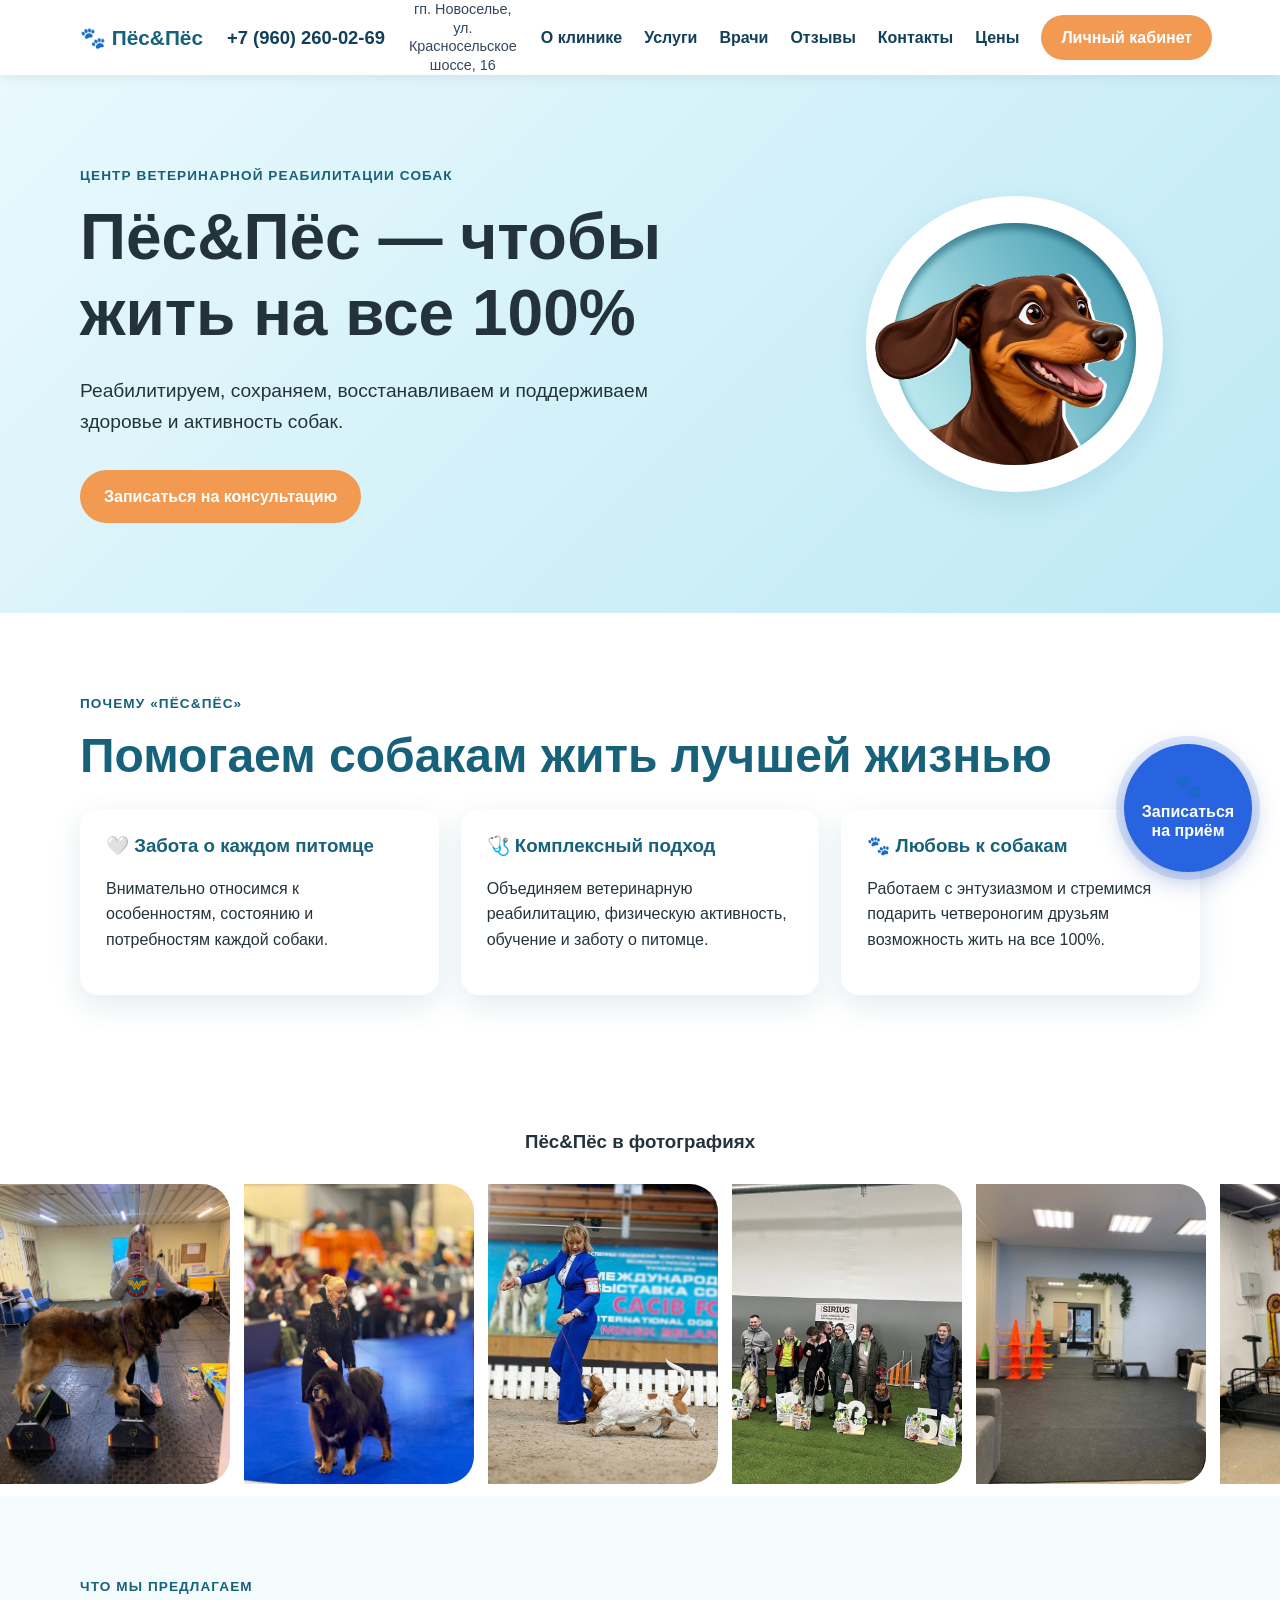
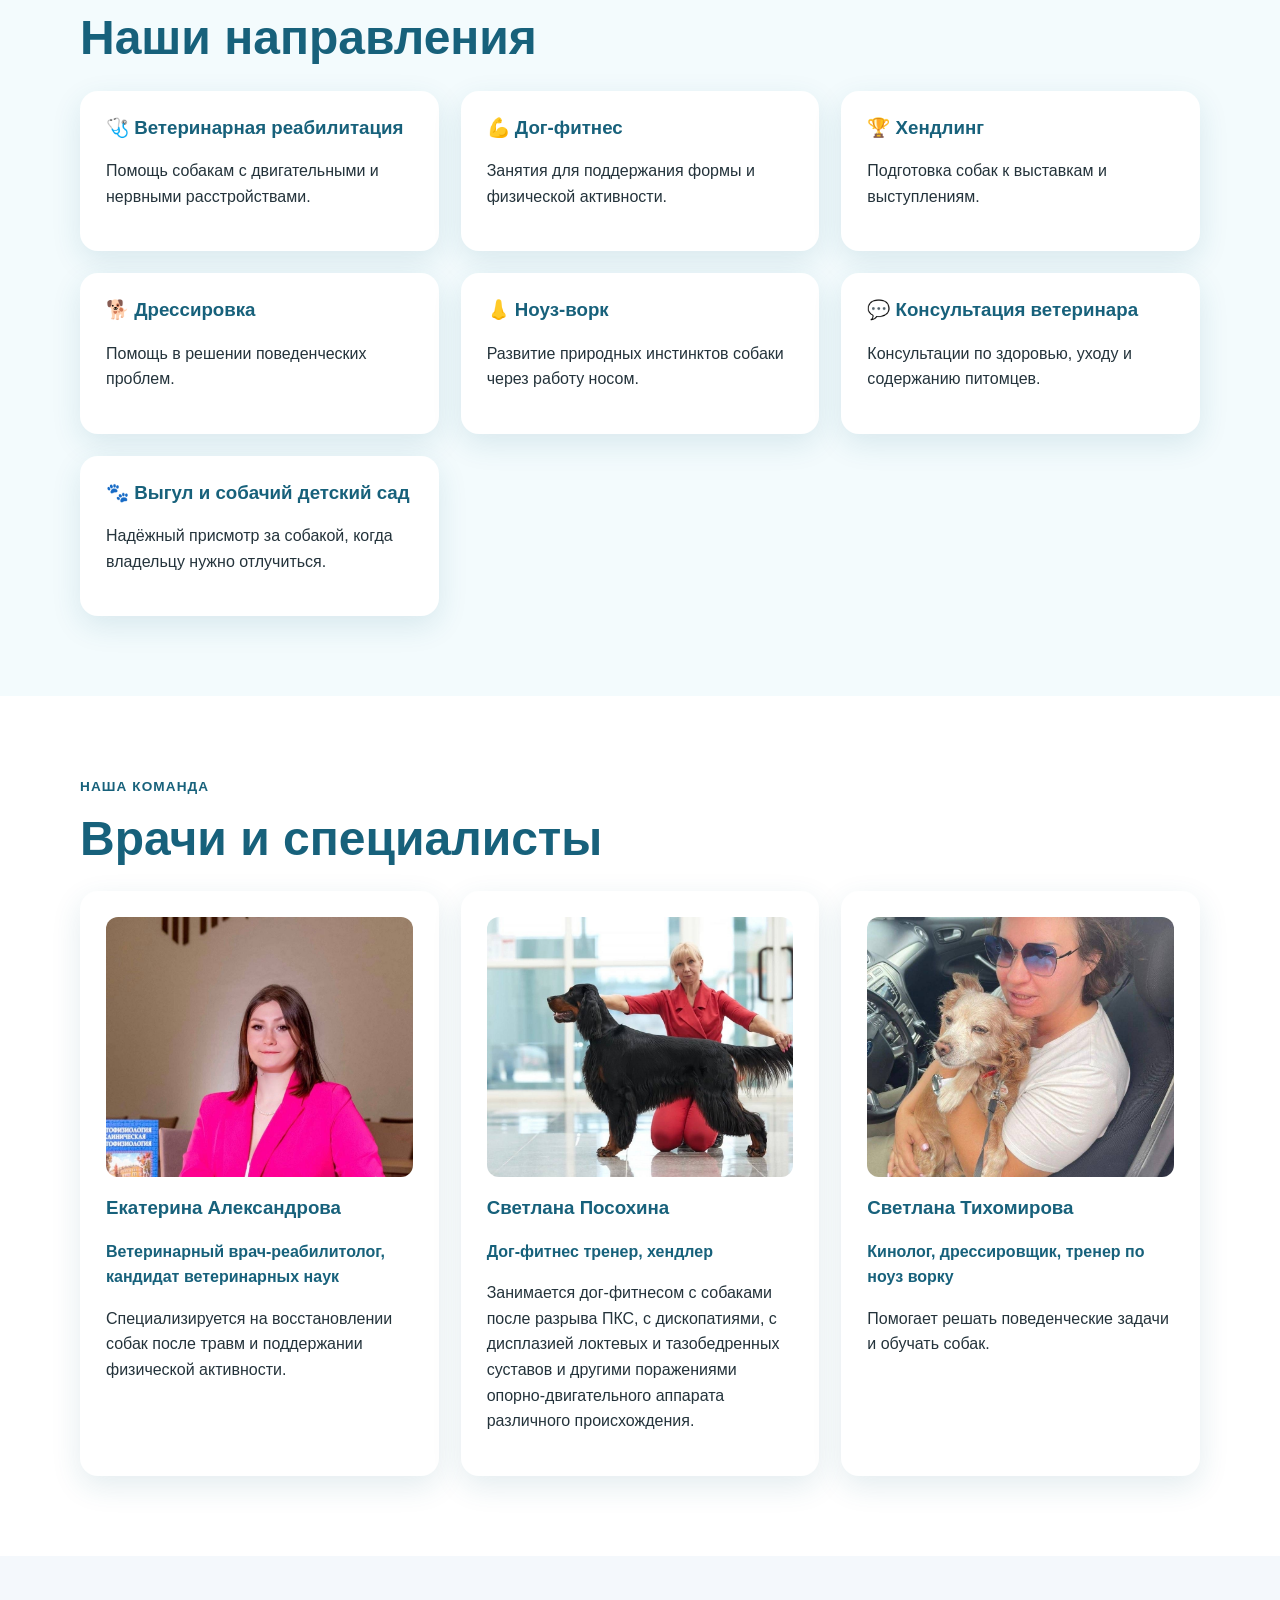
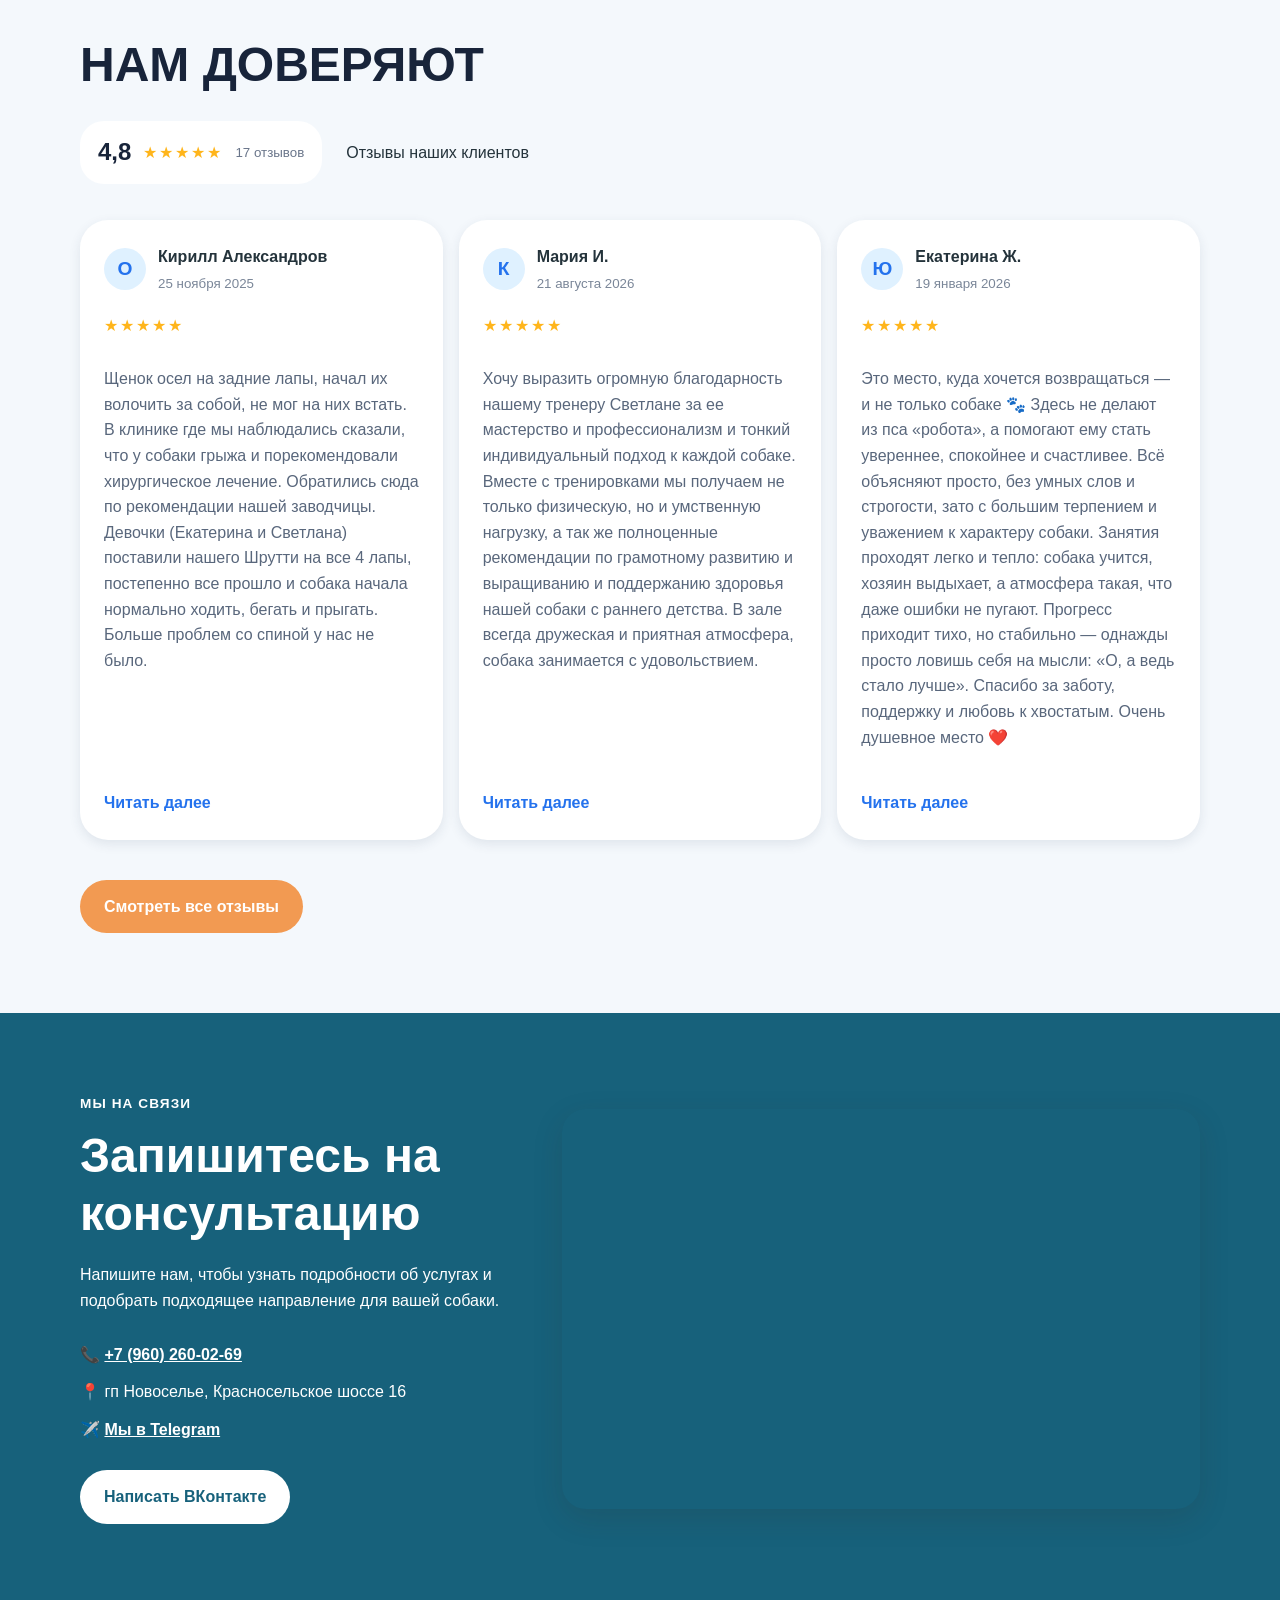
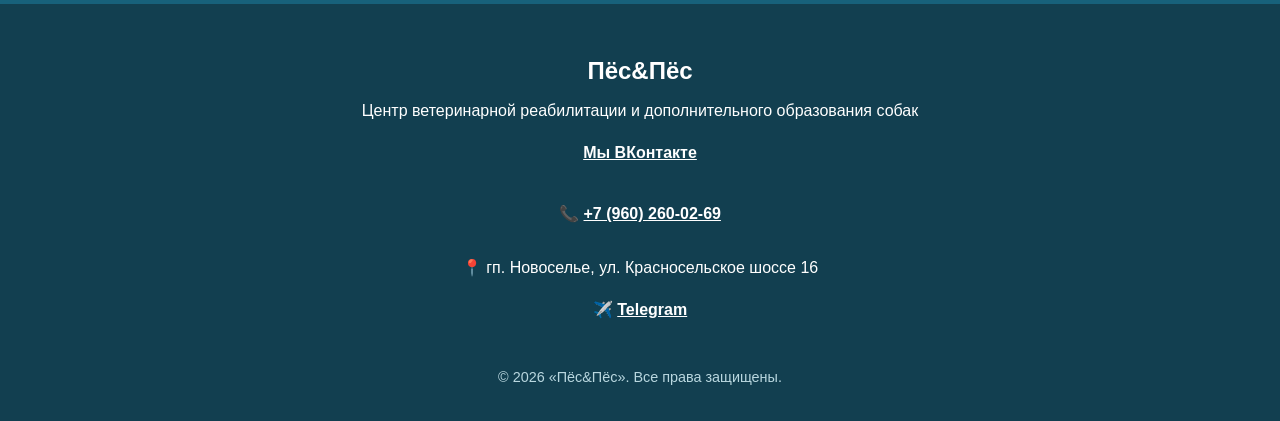
<file: index.html>
<!DOCTYPE html>
<html lang="ru">
<head>
  <meta charset="UTF-8">
  <meta name="viewport" content="width=device-width, initial-scale=1.0">
  <meta name="theme-color" content="#76c9e8">
  <meta name="format-detection" content="telephone=no">
  <title>Ветеринарная клиника «Пёс&Пёс»</title>
  <link rel="stylesheet" href="style.css">
</head>
<body>

<header class="site-header">
  <div class="container header-inner" id="headerInner">

    <a class="logo" href="index.html">
      🐾 Пёс&Пёс
    </a>

    <a class="header-phone" href="tel:+79602600269">
      +7 (960) 260-02-69
    </a>

    <button
      class="burger-toggle"
      type="button"
      aria-label="Открыть меню"
      aria-expanded="false"
      aria-controls="headerInner"
      id="burgerToggle"
    >
      <span></span>
      <span></span>
      <span></span>
    </button>

    <a
      class="header-address"
      href="https://yandex.ru/maps/?text=гп.%20Новоселье,%20ул.%20Красносельское%20шоссе,%2016"
      target="_blank"
      rel="noopener"
    >
      гп. Новоселье, ул. Красносельское шоссе, 16
    </a>

    <nav class="main-nav">
  <a href="#about">О клинике</a>
  <a href="#services">Услуги</a>
  <a href="#doctors">Врачи</a>
  <a href="#reviews">Отзывы</a>
  <a href="#contacts">Контакты</a>
  <a href="prices.html">Цены</a>
  <a class="account-button" href="https://rangostars.github.io/adminka/">Личный кабинет</a>
</nav>

  </div>
</header>

    <main>
        <section id="home" class="hero">
      <div class="container hero-content">
        <div class="hero-text">
          <p class="eyebrow">Центр ветеринарной реабилитации собак</p>

          <h1>Пёс&Пёс — чтобы жить на все 100%</h1>

          <p class="hero-description">
            Реабилитируем, сохраняем, восстанавливаем и поддерживаем
            здоровье и активность собак.
          </p>

          <a class="button" href="#contacts">
            Записаться на консультацию
          </a>
        </div>

        <div class="hero-logo">
          <img
            src="logo-pes-pes.jpg"
            alt="Логотип центра Пёс&Пёс"
          >
        </div>
      </div>
    </section>

<section id="about" class="section">
  <div class="container">
    <p class="eyebrow">Почему «Пёс&Пёс»</p>

    <h2>Помогаем собакам жить лучшей жизнью</h2>

    <div class="cards">
            <article class="card">
        <h3>🤍 Забота о каждом питомце</h3>
        <p>
          Внимательно относимся к особенностям, состоянию и потребностям каждой собаки.
        </p>
      </article>

      <article class="card">

        <h3>🩺 Комплексный подход</h3>
        <p>
          Объединяем ветеринарную реабилитацию, физическую активность,
          обучение и заботу о питомце.
        </p>
      </article>

      <article class="card">
        <h3>🐾 Любовь к собакам</h3>
        <p>
          Работаем с энтузиазмом и стремимся подарить четвероногим друзьям
          возможность жить на все 100%.
        </p>
      </article>
    </div>
  </div>
</section>

<div class="gallery">

  <h3>Пёс&Пёс в фотографиях</h3>

  <div class="photo-marquee">
    <div class="photo-marquee-track">
      <div class="photo-marquee-group">
        <img src="images/dog-1.jpg" alt="Собака в клинике">
        <img src="images/dog-2.jpg" alt="Оборудование клиники">
        <img src="images/dog-3.jpg" alt="Занятие с собакой">
        <img src="images/dog-4.jpg" alt="Кабинет клиники">
        <img src="images/dog-5.jpg" alt="Специалист работает с собакой">
        <img src="images/dog-6.jpg" alt="Интерьер клиники">
        <img src="images/dog-7.jpg" alt="Занятие на тренажёре">
        <img src="images/dog-8.jpg" alt="Приём у врача">
        <img src="images/dog-9.jpg" alt="Реабилитация после операции">
        <img src="images/dog-10.jpg" alt="Прогулка на площадке">
        <img src="images/dog-11.jpg" alt="Реабилитация после операции">
        <img src="images/dog-12.jpg" alt="Прогулка на площадке">
      </div>

      <!-- Повтор нужен для плавного бесконечного движения -->
      <div class="photo-marquee-group" aria-hidden="true">
        <img src="images/dog-1.jpg" alt="">
        <img src="images/dog-2.jpg" alt="">
        <img src="images/dog-3.jpg" alt="">
        <img src="images/dog-4.jpg" alt="">
        <img src="images/dog-5.jpg" alt="">
        <img src="images/dog-6.jpg" alt="">
        <img src="images/dog-7.jpg" alt="">
        <img src="images/dog-8.jpg" alt="">
        <img src="images/dog-9.jpg" alt="">
        <img src="images/dog-10.jpg" alt="">
        <img src="images/dog-11.jpg" alt="">
        <img src="images/dog-12.jpg" alt="">
      </div>
      </div>
    </div>
  </div>
  <section id="services" class="section section-light">
    <div class="container">
      <p class="eyebrow">Что мы предлагаем</p>

      <h2>Наши направления</h2>

      <div class="cards">
        <article class="card">
          <h3>🩺 Ветеринарная реабилитация</h3>
          <p>
            Помощь собакам с двигательными и нервными расстройствами.
          </p>
        </article>

        <article class="card">
          <h3>💪 Дог-фитнес</h3>
          <p>
            Занятия для поддержания формы и физической активности.
          </p>
        </article>

        <article class="card">
          <h3>🏆 Хендлинг</h3>
          <p>
            Подготовка собак к выставкам и выступлениям.
          </p>
        </article>

        <article class="card">
          <h3>🐕 Дрессировка</h3>
          <p>
            Помощь в решении поведенческих проблем.
          </p>
        </article>

        <article class="card">
          <h3>👃 Ноуз-ворк</h3>
          <p>
            Развитие природных инстинктов собаки через работу носом.
          </p>
        </article>

        <article class="card">
          <h3>💬 Консультация ветеринара</h3>
          <p>
            Консультации по здоровью, уходу и содержанию питомцев.
          </p>
        </article>

        <article class="card">
          <h3>🐾 Выгул и собачий детский сад</h3>
          <p>
            Надёжный присмотр за собакой, когда владельцу нужно отлучиться.
          </p>
        </article>
      </div>
    </div>
  </section>

<section id="doctors" class="section">
  <div class="container">
    <p class="eyebrow">Наша команда</p>

    <h2>Врачи и специалисты</h2>

    <div class="cards doctors-cards">
      <article class="card doctor-card">
        <img
          src="images/doctor-anna.jpg"
          alt="Ветеринар Екатерина Александрова"
          class="doctor-photo"
        >

        <h3>Екатерина Александрова</h3>

        <p class="doctor-position">
          Ветеринарный врач-реабилитолог, кандидат ветеринарных наук
        </p>

        <p>
          Специализируется на восстановлении собак после травм
          и поддержании физической активности.
        </p>
      </article>

      <article class="card doctor-card">
        <img
          src="images/doctor-maria.jpg"
          alt="Ветеринар Светлана Посохина"
          class="doctor-photo"
        >

        <h3>Светлана Посохина</h3>

        <p class="doctor-position">
          Дог-фитнес тренер, хендлер
        </p>

        <p>
          Занимается дог-фитнесом с собаками после разрыва ПКС, с дископатиями, с дисплазией локтевых и тазобедренных суставов и другими поражениями опорно-двигательного аппарата различного происхождения.
        </p>
      </article>

      <article class="card doctor-card">
        <img
          src="images/doctor-olga.jpg"
          alt="Кинолог Светлана Тихомирова"
          class="doctor-photo"
        >

        <h3>Светлана Тихомирова</h3>

        <p class="doctor-position">
          Кинолог, дрессировщик, тренер по ноуз ворку
        </p>

        <p>
          Помогает решать поведенческие задачи и обучать собак.
        </p>
      </article>
    </div>
  </div>
</section>

    <section id="reviews" class="reviews-section">
  <div class="container">
    <h2>Нам доверяют</h2>

    <div class="reviews-summary">
      <div class="rating">
        <strong>4,8</strong>
        <span>★★★★★</span>
        <small>17 отзывов</small>
      </div>

      <p>Отзывы наших клиентов</p>
    </div>

    <div class="reviews-list">
      <article class="review-card">
        <div class="review-author">
          <div class="review-avatar">О</div>

          <div>
            <strong>Кирилл Александров</strong>
            <small>25 ноября 2025</small>
          </div>
        </div>

        <div class="review-stars">★★★★★</div>

        <p>
          Щенок осел на задние лапы, начал их волочить за собой, не мог на них встать. В клинике где мы наблюдались сказали, что у собаки грыжа и порекомендовали хирургическое лечение. Обратились сюда по рекомендации нашей заводчицы. Девочки (Екатерина и Светлана) поставили нашего Шрутти на все 4 лапы, постепенно все прошло и собака начала нормально ходить, бегать и прыгать. Больше проблем со спиной у нас не было.
        </p>

        <a href="#" class="review-link">Читать далее</a>
      </article>

      <article class="review-card">
        <div class="review-author">
          <div class="review-avatar">К</div>

          <div>
            <strong>Мария И.</strong>
            <small>21 августа 2026</small>
          </div>
        </div>

        <div class="review-stars">★★★★★</div>

        <p>
          Хочу выразить огромную благодарность нашему тренеру Светлане за ее мастерство и профессионализм и тонкий индивидуальный подход к каждой собаке. Вместе с тренировками мы получаем не только физическую, но и умственную нагрузку, а так же полноценные рекомендации по грамотному развитию и выращиванию и поддержанию здоровья нашей собаки с раннего детства.
В зале всегда дружеская и приятная атмосфера, собака занимается с удовольствием.
        </p>

        <a href="#" class="review-link">Читать далее</a>
      </article>

      <article class="review-card">
        <div class="review-author">
          <div class="review-avatar">Ю</div>

          <div>
            <strong>Екатерина Ж.</strong>
            <small>19 января 2026</small>
          </div>
        </div>

        <div class="review-stars">★★★★★</div>

        <p>
         Это место, куда хочется возвращаться — и не только собаке 🐾
Здесь не делают из пса «робота», а помогают ему стать увереннее, спокойнее и счастливее. Всё объясняют просто, без умных слов и строгости, зато с большим терпением и уважением к характеру собаки.
Занятия проходят легко и тепло: собака учится, хозяин выдыхает, а атмосфера такая, что даже ошибки не пугают. Прогресс приходит тихо, но стабильно — однажды просто ловишь себя на мысли: «О, а ведь стало лучше».
Спасибо за заботу, поддержку и любовь к хвостатым. Очень душевное место ❤️
        </p>

        <a href="#" class="review-link">Читать далее</a>
      </article>
    </div>

    <a
      class="button reviews-button"
      href="https://yandex.ru/maps/org/pes_pes/213261996749/reviews/?ll=30.079252%2C59.807654&z=16"
      target="_blank"
      rel="noopener noreferrer"
    >
      Смотреть все отзывы
    </a>
  </div> 
</section>

  <section id="contacts" class="section section-accent">
  <div class="container">
    <div class="contacts-layout">

      <div class="contacts-content">
        <p class="eyebrow">Мы на связи</p>

        <h2>Запишитесь на консультацию</h2>

        <p>
          Напишите нам, чтобы узнать подробности об услугах
          и подобрать подходящее направление для вашей собаки.
        </p>

        <div class="contact-info">
          <p>
            📞
            <a href="tel:+79602600269">
              +7 (960) 260-02-69
            </a>
          </p>

          <p>
            📍 гп Новоселье, Красносельское шоссе 16
          </p>

          <p>
            ✈️
            <a
              href="https://web.telegram.org/k/#@pes_rehab"
              target="_blank"
              rel="noopener noreferrer"
            >
              Мы в Telegram
            </a>
          </p>
        </div>

        <a
          class="button button-light"
          href="https://vk.ru/rehab_dog"
          target="_blank"
          rel="noopener noreferrer"
        >
          Написать ВКонтакте
        </a>
      </div>

      <div class="contacts-map">
        <iframe
          src="https://yandex.ru/map-widget/v1/?z=12&ol=biz&oid=213261996749"
          width="100%"
          height="400"
          frameborder="0"
          allowfullscreen="true"
          title="Мы на карте"
        ></iframe>
      </div>

    </div>
  </div>
</section>

</main>

<footer class="site-footer">
  <div class="container">
    <p class="footer-title">Пёс&Пёс</p>

    <p>
      Центр ветеринарной реабилитации и дополнительного образования собак
    </p>

    <p>
      <a
        href="https://vk.ru/rehab_dog"
        target="_blank"
        rel="noopener noreferrer"
      >
        Мы ВКонтакте
      </a>
    </p>

    <p>
      📞
      <a href="tel:+79602600269">
        +7 (960) 260-02-69
      </a>
    </p>

    <p>📍 гп. Новоселье, ул. Красносельское шоссе 16</p>

    <p>
      ✈️
      <a
        href="https://web.telegram.org/k/#@pes_rehab"
        target="_blank"
        rel="noopener noreferrer"
      >
        Telegram
      </a>
    </p>

    <p class="footer-copy">
      © 2026 «Пёс&Пёс». Все права защищены.
    </p>
  </div>
</footer>

<a
  class="floating-appointment-button"
  href="index.html#contacts"
  aria-label="Записаться на приём"
>
  <span class="floating-button-icon">🐾</span>
  <span class="floating-button-text">Записаться<br>на приём</span>
</a>

<script src="script.js"></script>
</body>
</html>
</file>
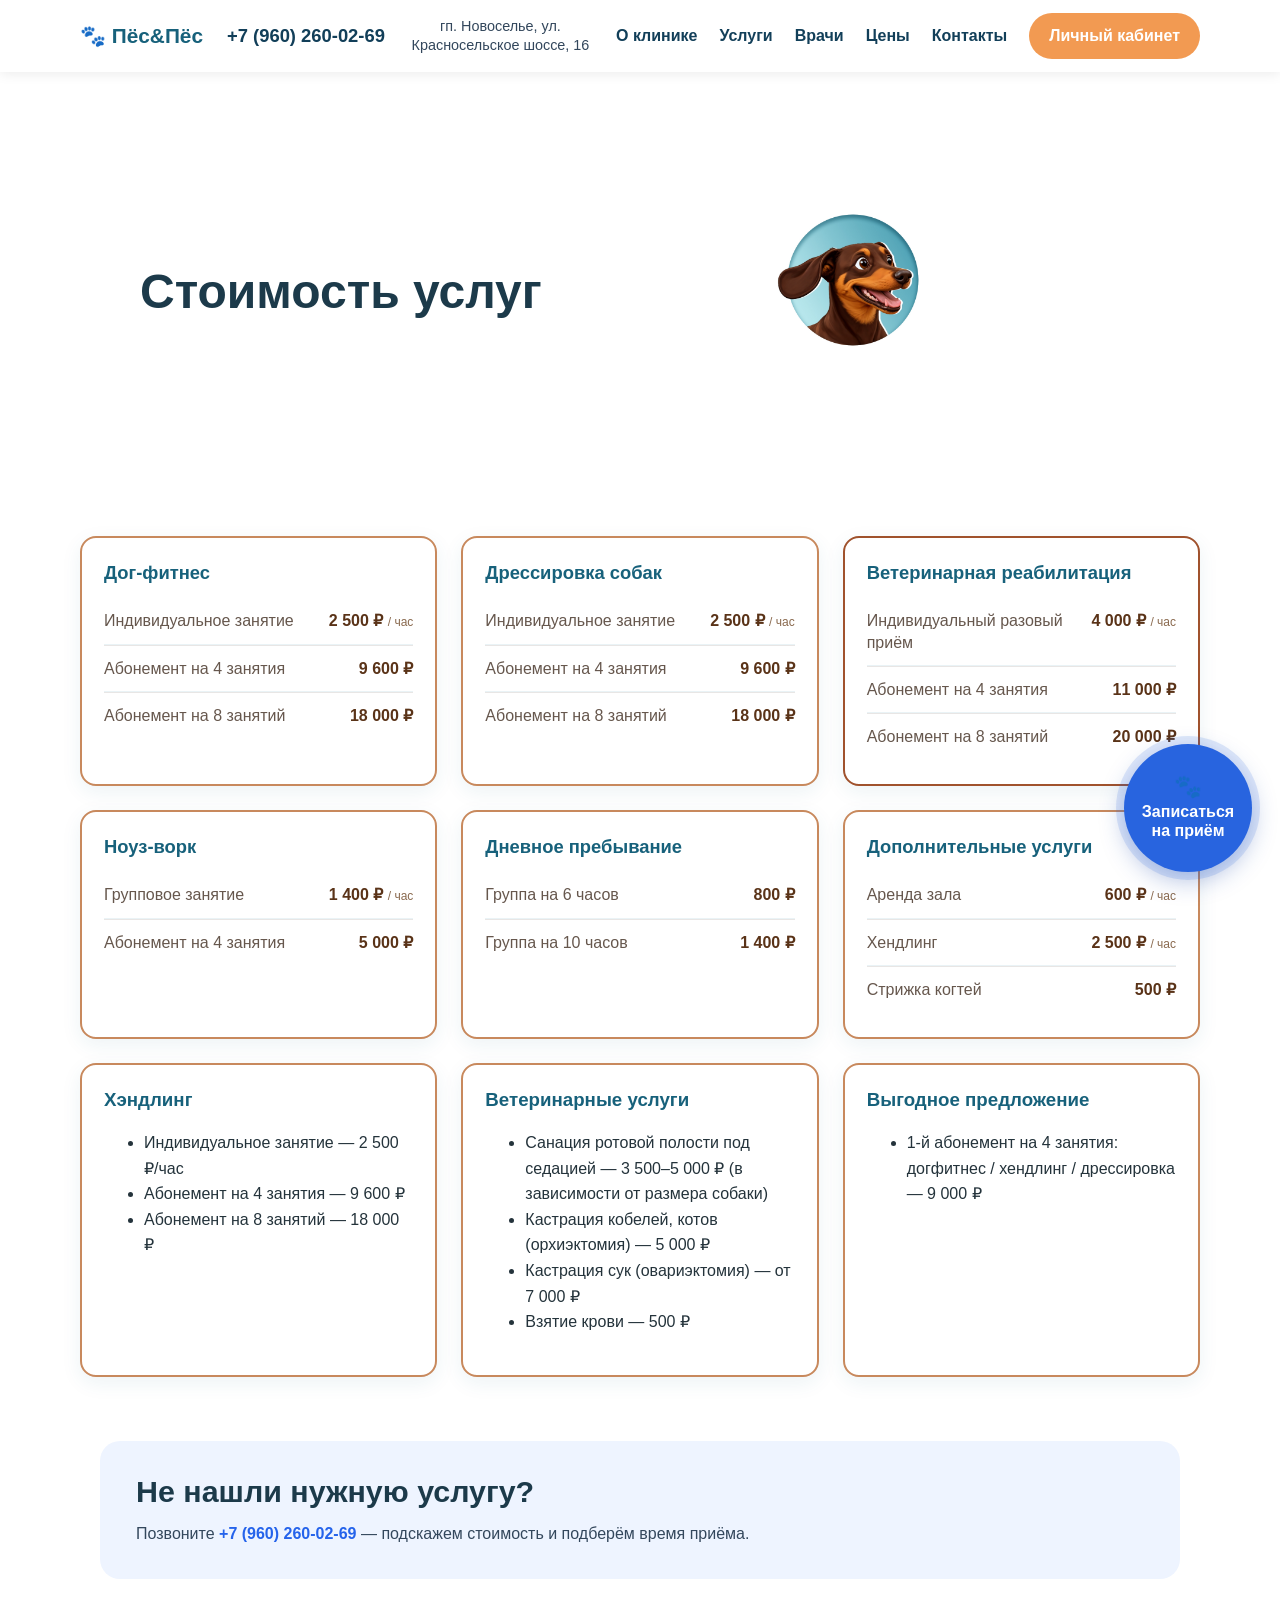
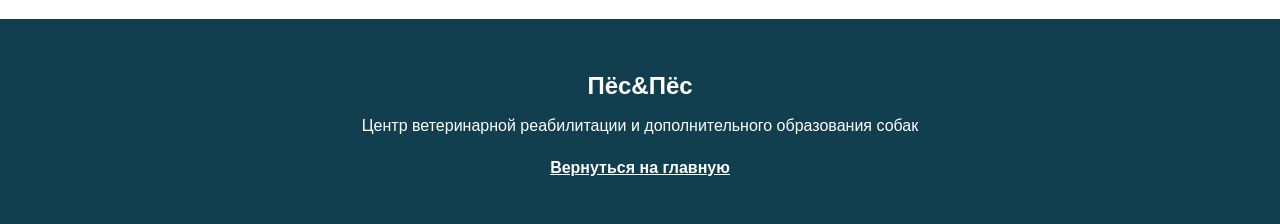
<file: prices.html>
<!DOCTYPE html>
<html lang="ru">
<head>
  <meta charset="UTF-8">
  <meta name="viewport" content="width=device-width, initial-scale=1.0">

  <title>Цены — Пёс&Пёс</title>

  <link rel="stylesheet" href="style.css">
</head>

<body>

  <header class="site-header">
  <div class="container header-inner">

    <a class="logo" href="index.html">
      🐾 Пёс&Пёс
    </a>

    <a class="header-phone" href="tel:+79602600269">
      +7 (960) 260-02-69
    </a>
<a
  class="header-address"
  href="https://yandex.ru/maps/?text=гп.%20Новоселье,%20ул.%20Красносельское%20шоссе,%2016"
  target="_blank"
  rel="noopener"
>
  гп. Новоселье, ул. Красносельское шоссе, 16
</a>
    <nav class="main-nav">
      <a href="index.html#about">О клинике</a>
      <a href="index.html#services">Услуги</a>
      <a href="index.html#doctors">Врачи</a>
      <a class="active" href="prices.html">Цены</a>
      <a href="index.html#contacts">Контакты</a>
      <a class="account-button" href="https://rangostars.github.io/adminka/">Личный кабинет</a>
    </nav>

  </div>
</header>

  <main>
<section class="section prices-section">
  <div class="prices-head">
    <h1 class="prices-title">Стоимость услуг</h1>
    <div class="prices-logo">
      <img src="logo-pes-pes.jpg" alt="Логотип Пёс&Пёс">
    </div>
  </div>
</section>


      <div class="prices-cards">

        <article class="card price-card">
          <h2>Дог-фитнес</h2>

          <div class="price-list">
            <div class="price-item">
              <span>Индивидуальное занятие</span>
              <strong>2 500 ₽ <small>/ час</small></strong>
            </div>

            <div class="price-item">
              <span>Абонемент на 4 занятия</span>
              <strong>9 600 ₽</strong>
            </div>

            <div class="price-item">
              <span>Абонемент на 8 занятий</span>
              <strong>18 000 ₽</strong>
            </div>
          </div>
        </article>

        <article class="card price-card">
          <h2>Дрессировка собак</h2>

          <div class="price-list">
            <div class="price-item">
              <span>Индивидуальное занятие</span>
              <strong>2 500 ₽ <small>/ час</small></strong>
            </div>

            <div class="price-item">
              <span>Абонемент на 4 занятия</span>
              <strong>9 600 ₽</strong>
            </div>

            <div class="price-item">
              <span>Абонемент на 8 занятий</span>
              <strong>18 000 ₽</strong>
            </div>
          </div>
        </article>

        <article class="card price-card price-card-featured">

          <h2>Ветеринарная реабилитация</h2>

          <div class="price-list">
            <div class="price-item">
              <span>Индивидуальный разовый приём</span>
              <strong>4 000 ₽ <small>/ час</small></strong>
            </div>

            <div class="price-item">
              <span>Абонемент на 4 занятия</span>
              <strong>11 000 ₽</strong>
            </div>

            <div class="price-item">
              <span>Абонемент на 8 занятий</span>
              <strong>20 000 ₽</strong>
            </div>
          </div>
        </article>

        <article class="card price-card">
          <h2>Ноуз-ворк</h2>

          <div class="price-list">
            <div class="price-item">
              <span>Групповое занятие</span>
              <strong>1 400 ₽ <small>/ час</small></strong>
            </div>

            <div class="price-item">
              <span>Абонемент на 4 занятия</span>
              <strong>5 000 ₽</strong>
            </div>
          </div>
        </article>

        <article class="card price-card">
          <h2>Дневное пребывание</h2>

          <div class="price-list">
            <div class="price-item">
              <span>Группа на 6 часов</span>
              <strong>800 ₽</strong>
            </div>

            <div class="price-item">
              <span>Группа на 10 часов</span>
              <strong>1 400 ₽</strong>
            </div>
          </div>
        </article>

        <article class="card price-card">
  <h2>Дополнительные услуги</h2>

  <div class="price-list">
    <div class="price-item">
      <span>Аренда зала</span>
      <strong>600 ₽ <small>/ час</small></strong>
    </div>

    <div class="price-item">
      <span>Хендлинг</span>
      <strong>2 500 ₽ <small>/ час</small></strong>
    </div>

    <div class="price-item">
      <span>Стрижка когтей</span>
      <strong>500 ₽</strong>
    </div>
  </div>
</article>

<section class="extra-prices">
  <div class="extra-prices-grid">

    <article class="card price-card">
      <h3>Хэндлинг</h3>
      <ul>
        <li>Индивидуальное занятие — 2 500 ₽/час</li>
        <li>Абонемент на 4 занятия — 9 600 ₽</li>
        <li>Абонемент на 8 занятий — 18 000 ₽</li>
      </ul>
    </article>

    <article class="card price-card">
      <h3>Ветеринарные услуги</h3>
      <ul>
        <li>Санация ротовой полости под седацией — 3 500–5 000 ₽ (в зависимости от размера собаки)</li>
        <li>Кастрация кобелей, котов (орхиэктомия) — 5 000 ₽</li>
        <li>Кастрация сук (овариэктомия) — от 7 000 ₽</li>
        <li>Взятие крови — 500 ₽</li>
      </ul>
    </article>

    <article class="card price-card">
      <h3>Выгодное предложение</h3>
      <ul>
        <li>1-й абонемент на 4 занятия: догфитнес / хендлинг / дрессировка — 9 000 ₽</li>
      </ul>
    </article>

  </div>
</section>
   
    <div class="price-help">
  <h2>Не нашли нужную услугу?</h2>
  <p>
    Позвоните <a href="tel:+79602600269">+7 (960) 260-02-69</a>
    — подскажем стоимость и подберём время приёма.
  </p>
</div>

  </section>
</main>

  <footer class="site-footer">
    <div class="container">
      <p class="footer-title">Пёс&Пёс</p>

      <p>
        Центр ветеринарной реабилитации и дополнительного образования собак
      </p>

      <a href="index.html">Вернуться на главную</a>
    </div>
  </footer>

  <script src="script.js"></script>
  <a
  class="floating-appointment-button"
  href="index.html#contacts"
  aria-label="Записаться на приём"
>
  <span class="floating-button-icon">🐾</span>
  <span>Записаться<br>на приём</span>
</a>

<script src="script.js"></script>
</body>
</html>
</file>
<file: style.css>
:root {
  --blue: #76c9e8;
  --blue-dark: #17617b;
  --orange: #f29a52;
  --dark: #24333b;
  --light: #f3fbfd;
  --white: #ffffff;
  --shadow: 0 10px 30px rgba(23, 97, 123, 0.12);
}

* {
  box-sizing: border-box;
}

html {
  scroll-behavior: smooth;
}

body {
  margin: 0;
  color: var(--dark);
  background: var(--white);
  font-family: Arial, sans-serif;
  line-height: 1.6;
}

img {
  max-width: 100%;
  height: auto;
  display: block;
}

.container {
  width: min(1120px, calc(100% - 40px));
  margin: 0 auto;
}

/* Шапка */

.site-header {
  position: sticky;
  top: 0;
  z-index: 10;
  background: var(--white);
  box-shadow: 0 2px 12px rgba(0, 0, 0, 0.08);
}

.site-header .container {
  min-height: 72px;
  display: flex;
  align-items: center;
  justify-content: space-between;
  gap: 24px;
}

.logo {
  color: var(--blue-dark);
  font-size: 1.3rem;
  font-weight: 700;
  text-decoration: none;
  white-space: nowrap;
}

.main-nav {
  display: flex;
  flex-wrap: wrap;
  gap: 18px;
}

.main-nav a {
  color: var(--dark);
  text-decoration: none;
  font-weight: 600;
}

.main-nav a:hover {
  color: var(--orange);
}

/* Главный экран */

.hero {
  padding: 90px 0;
  background: linear-gradient(135deg, #e9f9fd, #bde9f5);
}

.hero-content {
  display: grid;
  grid-template-columns: 1.3fr 0.7fr;
  align-items: center;
  gap: 60px;
}

.eyebrow {
  margin: 0 0 12px;
  color: var(--blue-dark);
  font-size: 0.85rem;
  font-weight: 700;
  letter-spacing: 0.08em;
  text-transform: uppercase;
}

h1,
h2,
h3 {
  line-height: 1.2;
}

h1 {
  max-width: 720px;
  margin: 0 0 24px;
  font-size: clamp(2.2rem, 5vw, 4.5rem);
}

h2 {
  margin: 0 0 24px;
  color: var(--blue-dark);
  font-size: clamp(1.8rem, 4vw, 3rem);
}

h3 {
  margin-top: 0;
}

.hero-description {
  max-width: 620px;
  margin-bottom: 32px;
  font-size: 1.2rem;
}

.hero-logo {
  display: flex;
  justify-content: center;
}

.hero-logo img {
  width: min(300px, 80%);
  border-radius: 50%;
  box-shadow: var(--shadow);
}

/* Кнопки */

.button {
  display: inline-block;
  padding: 14px 24px;
  border-radius: 999px;
  color: var(--white);
  background: var(--orange);
  font-weight: 700;
  text-decoration: none;
  transition: transform 0.2s, background 0.2s;
}

.button:hover {
  background: #dc7e36;
  transform: translateY(-2px);
}

.button-light {
  color: var(--blue-dark);
  background: var(--white);
}

.button-light:hover {
  background: #eafaff;
}

/* Разделы */

.section {
  padding: 80px 0;
}

.section-light {
  background: var(--light);
}

.section-accent {
  color: var(--white);
  background: var(--blue-dark);
}

.section-accent h2,
.section-accent .eyebrow {
  color: var(--white);
}

/* Карточки услуг */

.cards {
  display: grid;
  grid-template-columns: repeat(3, 1fr);
  gap: 22px;
}

.card {
  padding: 26px;
  border-radius: 18px;
  background: var(--white);
  box-shadow: var(--shadow);
}

.card h3 {
  color: var(--blue-dark);
}

/* Подвал */

.site-footer {
  padding: 40px 0 24px;
  color: var(--white);
  background: #123f50;
  text-align: center;
}

.site-footer p {
  margin: 8px 0;
}

.site-footer a {
  display: inline-block;
  margin: 8px 0 20px;
  color: var(--white);
  font-weight: 700;
}

.site-footer a:hover {
  color: var(--orange);
}

.footer-title {
  font-size: 1.5rem;
  font-weight: 700;
}

.footer-copy {
  margin-top: 24px !important;
  color: #b9d7df;
  font-size: 0.9rem;
}

/* Мобильная версия */

@media (max-width: 760px) {
  .site-header .container {
    align-items: flex-start;
    flex-direction: column;
    padding: 16px 0;
  }

  .main-nav {
    gap: 10px 14px;
  }

  .main-nav a {
    font-size: 0.9rem;
  }

  .hero {
    padding: 60px 0;
  }

  .hero-content {
    grid-template-columns: 1fr;
    gap: 36px;
  }

  .hero-logo {
    order: -1;
  }

  .hero-logo img {
    width: 190px;
  }

  .section {
    padding: 56px 0;
  }

  .cards {
    grid-template-columns: 1fr;
  }
}

.contact-content {
  display: flex;
  align-items: center;
  justify-content: space-between;
  gap: 32px;
}

.contact-content h2 {
  margin-bottom: 16px;
}

.contact-content p:not(.eyebrow) {
  max-width: 650px;
}

@media (max-width: 760px) {
  .contact-content {
    align-items: flex-start;
    flex-direction: column;
  }
}

.card {
  transition: transform 0.2s, box-shadow 0.2s;
}

.card:hover {
  transform: translateY(-5px);
  box-shadow: 0 16px 35px rgba(23, 97, 123, 0.2);
}

/* ПРАВКА: удалён дубль блока doctors-* (был продублирован подряд) */

.doctors-cards {
  align-items: stretch;
}

.doctor-card {
  overflow: hidden;
}

.doctor-photo {
  display: block;
  width: 100%;
  height: 260px;
  object-fit: cover;
  border-radius: 12px;
  margin-bottom: 20px;
}

.doctor-position {
  color: #17617b;
  font-weight: 700;
}

.contact-info {
  margin: 28px 0;
}

.contact-info p {
  margin: 12px 0;
}

.contact-info a {
  color: inherit;
  font-weight: 700;
}

.contact-info a:hover {
  opacity: 0.8;
}

.header-inner {
  display: flex;
  align-items: center;
  gap: 28px;
}

.main-nav {
  display: flex;
  align-items: center;
  gap: 20px;
  margin-left: auto;
}

.price-button {
  flex-shrink: 0;
  white-space: nowrap;
}

@media (max-width: 700px) {
  .header-inner {
    flex-wrap: wrap;
  }

  .main-nav {
    order: 3;
    width: 100%;
    margin-left: 0;
    justify-content: center;
    flex-wrap: wrap;
  }

  .price-button {
    margin-left: auto;
  }
}

.prices-cards {
  display: grid;
  grid-template-columns: repeat(3, 1fr);
  gap: 18px;
}

.price-card {
  padding: 20px;
  min-height: auto;
}

.price-card h2 {
  margin: 0 0 12px;
  font-size: 1.15rem;
}

.price-card p {
  margin: 0;
  font-size: 1.1rem;
  font-weight: 700;
  color: #8a5a3b;
}

@media (max-width: 800px) {
  .prices-cards {
    grid-template-columns: repeat(2, 1fr);
  }
}

@media (max-width: 520px) {
  .prices-cards {
    grid-template-columns: 1fr;
  }

  .price-card {
    padding: 16px;
  }
}

.gallery {
  margin-top: 56px;
  overflow: hidden;
}

.gallery h3,
.gallery .eyebrow {
  text-align: center;
}

.photo-marquee {
  width: 100vw;
  margin-left: calc(50% - 50vw);
  overflow: hidden;
  padding: 12px 0;
}

.photo-marquee-track {
  display: flex;
  width: max-content;
  animation: photo-scroll 45s linear infinite;
}

.photo-marquee-group {
  display: flex;
  gap: 14px;
  padding-right: 14px;
  flex-shrink: 0;
}

.photo-marquee img {
  display: block;
  width: 230px;
  height: 300px;
  object-fit: cover;
  border-radius: 0 28px 28px 0;
  flex-shrink: 0;
}

@keyframes photo-scroll {
  from {
    transform: translateX(0);
  }

  to {
    transform: translateX(-50%);
  }
}

@media (max-width: 600px) {
  .photo-marquee img {
    width: 150px;
    height: 210px;
    border-radius: 0 20px 20px 0;
  }

  .photo-marquee-group {
    gap: 10px;
    padding-right: 10px;
  }

  .photo-marquee-track {
    animation-duration: 35s;
  }
}

.reviews-section {
  padding: 80px 0;
  background: #f4f8fc;
  overflow: hidden;
}

.reviews-section h2 {
  margin-bottom: 28px;
  color: #18243a;
  text-transform: uppercase;
}

.reviews-summary {
  display: flex;
  align-items: center;
  gap: 24px;
  margin-bottom: 28px;
}

.rating {
  display: flex;
  align-items: center;
  gap: 12px;
  padding: 12px 18px;
  border-radius: 24px;
  background: #ffffff;
}

.rating strong {
  font-size: 1.5rem;
  color: #18243a;
}

.rating span,
.review-stars {
  color: #ffb51b;
  letter-spacing: 2px;
}

.rating small {
  color: #69758a;
}

.reviews-list {
  display: flex;
  align-items: stretch;
  gap: 16px;
  overflow-x: auto;
  padding: 8px 4px 20px;
  scrollbar-width: thin;
}

.review-card {
  display: flex;
  flex-direction: column;
  width: 100%;
  min-width: 0;
  min-height: 620px;
  box-sizing: border-box;
  padding: 24px;
  border-radius: 28px;
  background: #ffffff;
  box-shadow: 0 4px 12px rgba(36, 62, 92, 0.1);
}

.review-author {
  display: flex;
  align-items: center;
  gap: 12px;
}

.review-avatar {
  display: flex;
  align-items: center;
  justify-content: center;
  width: 42px;
  height: 42px;
  border-radius: 50%;
  background: #dff1ff;
  color: #2472ed;
  font-weight: 700;
  font-size: 1.2rem;
}

.review-author strong,
.review-author small {
  display: block;
}

.review-author small {
  margin-top: 4px;
  color: #7a8698;
}

.review-stars {
  margin: 18px 0 12px;
}

.review-card p {
  flex-grow: 1;
  line-height: 1.6;
  color: #59677c;
}

.review-link {
  margin-top: auto;
  color: #2472ed;
  font-weight: 700;
  text-decoration: none;
}

.reviews-button {
  margin-top: 20px;
}

.reviews-list {
  display: grid;
  grid-template-columns: repeat(3, minmax(0, 1fr));
  gap: 16px;
  width: 100%;
  overflow: visible;
  padding: 8px 0 20px;
}

.review-card {
  width: 100%;
  min-width: 0;
  box-sizing: border-box;
}

.contacts-layout {
  display: grid;
  grid-template-columns: minmax(280px, 0.8fr) minmax(400px, 1.2fr);
  gap: 56px;
  align-items: center;
}

.contacts-content {
  max-width: 460px;
}

.contacts-content h2 {
  margin-bottom: 20px;
}

.contacts-content > p:not(.eyebrow) {
  line-height: 1.6;
}

.contacts-map {
  width: 100%;
  overflow: hidden;
  border-radius: 24px;
  box-shadow: 0 10px 30px rgba(55, 42, 32, 0.15);
}

.contacts-map iframe {
  display: block;
  width: 100%;
  min-height: 400px;
  border: 0;
}

@media (max-width: 800px) {
  .contacts-layout {
    grid-template-columns: 1fr;
    gap: 32px;
  }

  .contacts-content {
    max-width: none;
  }

  .contacts-map iframe {
    min-height: 320px;
  }
}

.prices-section {
  background: #fffaf5;
}

.section-intro {
  max-width: 650px;
  margin: 0 0 40px;
  line-height: 1.6;
  color: #66574d;
}

.prices-cards {
  display: grid;
  grid-template-columns: repeat(2, minmax(0, 1fr));
  gap: 24px;
}

.price-card {
  padding: 30px;
}

.price-card h2 {
  margin: 0 0 24px;
}

.price-list {
  display: flex;
  flex-direction: column;
  gap: 0;
}

.price-item {
  display: flex;
  align-items: flex-start;
  justify-content: space-between;
  gap: 20px;
  padding: 17px 0;
  border-top: 1px solid rgba(70, 52, 40, 0.12);
}

.price-item:first-child {
  border-top: 0;
  padding-top: 0;
}

.price-item span {
  line-height: 1.4;
  color: #66574d;
}

.price-item strong {
  flex-shrink: 0;
  color: #9a603d;
  text-align: right;
  white-space: nowrap;
}

.price-item small {
  font-size: 0.75em;
  font-weight: 400;
}

.price-label,
.price-bonus-label {
  display: inline-block;
  margin-bottom: 14px;
  color: #a86640;
  font-size: 0.8rem;
  font-weight: 700;
  letter-spacing: 0.08em;
  text-transform: uppercase;
}

.price-bonus {
  display: flex;
  align-items: center;
  justify-content: space-between;
  gap: 30px;
  margin-top: 24px;
  padding: 28px 32px;
  border-radius: 20px;
  color: #fff;
  background: #a86640;
}

.price-bonus h2 {
  margin: 0 0 8px;
}

.price-bonus p {
  margin: 0;
  line-height: 1.5;
}

.price-bonus > strong {
  flex-shrink: 0;
  font-size: 1.7rem;
  white-space: nowrap;
}

.price-note {
  max-width: 650px;
  margin: 32px 0 24px;
  line-height: 1.6;
  color: #66574d;
}

@media (max-width: 700px) {
  .prices-cards {
    grid-template-columns: 1fr;
  }

  .price-item {
    flex-direction: column;
    gap: 7px;
  }

  .price-item strong {
    text-align: left;
  }

  .price-bonus {
    align-items: flex-start;
    flex-direction: column;
    padding: 24px;
  }
}

.prices-section {
  background: #ffffff;
}

.price-groups {
  max-width: 100%;
  margin-top: 36px;
  border: 1px solid #d9e2ea;
  border-radius: 22px;
  overflow: hidden;
  background: #ffffff;
}

.price-group-header {
  display: flex;
  align-items: center;
  justify-content: space-between;
  width: 100%;
  padding: 18px 24px;
  border: 0;
  color: #0d2b4d;
  background: #ffffff;
  font: inherit;
  text-align: left;
  cursor: pointer;
}

.price-group-header > span:first-child {
  display: flex;
  align-items: baseline;
  gap: 10px;
}

.price-group-header strong {
  font-size: 1.25rem;
}

.price-group-header small {
  color: #60758a;
  font-size: 0.9rem;
}

.price-arrow {
  color: #52687b;
  font-size: 1.4rem;
  line-height: 1;
}

.price-group-content {
  border-top: 1px solid #e1e8ee;
}

.price-row {
  display: flex;
  align-items: center;
  justify-content: space-between;
  gap: 30px;
  padding: 11px 24px;
  color: #092b50;
  font-size: 1rem;
  line-height: 1.45;
}

.price-row:nth-child(odd) {
  background: #f1f7fb;
}

.price-row span {
  max-width: 850px;
}

.price-row strong {
  flex-shrink: 0;
  color: #061d38;
  white-space: nowrap;
}

@media (max-width: 650px) {
  .price-group-header {
    padding: 16px;
  }

  .price-group-header > span:first-child {
    align-items: flex-start;
    flex-direction: column;
    gap: 3px;
  }

  .price-row {
    align-items: flex-start;
    flex-direction: column;
    gap: 5px;
    padding: 13px 16px;
  }

  .price-row strong {
    font-size: 0.95rem;
  }
}

.header-inner {
  display: flex;
  align-items: center;
  gap: 28px;
}

.header-address {
  margin-left: auto;
  color: #5f5148;
  font-size: 0.85rem;
  line-height: 1.35;
  text-align: right;
}

.header-phone {
  color: #122b4a;
  font-size: 1.55rem;
  font-weight: 800;
  text-decoration: none;
  white-space: nowrap;
}

.header-phone:hover {
  color: #a86640;
}

@media (max-width: 900px) {
  .header-inner {
    flex-wrap: wrap;
  }

  .header-address {
    order: 3;
    width: 100%;
    margin-left: 0;
    text-align: left;
  }

  .header-phone {
    margin-left: auto;
    font-size: 1.2rem;
  }
}

@media (max-width: 650px) {
  .header-inner {
    gap: 16px;
  }

  .header-phone {
    width: 100%;
    margin-left: 0;
    font-size: 1.25rem;
  }

  .header-address {
    font-size: 0.8rem;
  }
}

.price-card {
  border: 2px solid #c8895d;
  border-radius: 18px;
  background: #ffffff;
  box-sizing: border-box;
}

.floating-appointment-button {
  position: fixed;
  right: 28px;
  bottom: 28px;
  z-index: 1000;

  display: flex;
  align-items: center;
  justify-content: center;
  flex-direction: column;
  gap: 5px;

  width: 128px;
  height: 128px;
  padding: 14px;

  border: 0;
  border-radius: 50%;

  color: #ffffff;
  background: #2864df;
  box-shadow:
    0 0 0 8px rgba(40, 100, 223, 0.15),
    0 8px 24px rgba(29, 73, 170, 0.35);

  font-size: 1rem;
  font-weight: 700;
  line-height: 1.15;
  text-align: center;
  text-decoration: none;

  animation: appointment-pulse 2s ease-in-out infinite;
  transition:
    transform 0.25s ease,
    background 0.25s ease;
}

.floating-appointment-button:hover {
  color: #ffffff;
  background: #1d54c5;
  transform: scale(1.06);
}

.floating-appointment-button:focus-visible {
  outline: 4px solid rgba(40, 100, 223, 0.35);
  outline-offset: 5px;
}

.floating-button-icon {
  font-size: 1.4rem;
  line-height: 1;
}

@keyframes appointment-pulse {
  0%,
  100% {
    box-shadow:
      0 0 0 8px rgba(40, 100, 223, 0.15),
      0 8px 24px rgba(29, 73, 170, 0.35);
  }

  50% {
    box-shadow:
      0 0 0 18px rgba(40, 100, 223, 0),
      0 10px 30px rgba(29, 73, 170, 0.45);
  }
}

@media (max-width: 600px) {
  .floating-appointment-button {
    right: 16px;
    bottom: 18px;
    width: 92px;
    height: 92px;
    font-size: 0.78rem;
  }

  .floating-button-icon {
    font-size: 1.1rem;
  }
}

/* Шапка: одна линия, всё по середине */
.header-inner {
  display: flex;
  align-items: center;
  gap: 28px;
}

.header-logo {
  flex-shrink: 0;
  display: flex;
  align-items: center;
  gap: 10px;
}

.header-phone {
  flex-shrink: 0;
  color: #123f59;
  font-size: 1.15rem;
  font-weight: 700;
  text-decoration: none;
  white-space: nowrap;
}

.header-phone:hover {
  color: #0b6d8f;
}

.header-address {
  margin-left: auto;
  margin-right: auto;
  max-width: 230px;
  color: #33475c;
  font-size: 0.9rem;
  line-height: 1.3;
  text-align: center;
  text-decoration: none;
}

.header-address:hover {
  color: #0b6d8f;
}

.main-nav {
  margin-left: auto;
  display: flex;
  align-items: center;
  gap: 22px;
  flex-shrink: 0;
}

.main-nav a {
  color: #123f59;
  text-decoration: none;
  white-space: nowrap;
}

.main-nav a:hover {
  color: #0b6d8f;
}

@media (max-width: 1000px) {
  .header-inner {
    flex-wrap: wrap;
  }

  .header-phone {
    margin-left: auto;
  }

  .main-nav {
    margin-left: 0;
    width: 100%;
    flex-wrap: wrap;
    gap: 16px;
    order: 4;
  }
}

@media (max-width: 700px) {
  .header-address {
    order: 3;
    width: 100%;
    text-align: center;
  }
}

.prices-logo,
.page-logo {
  display: flex;
  justify-content: center;
  width: 220px;
  height: 220px;
  margin: 0 auto 24px;
  border-radius: 50%;
  overflow: hidden;
  background: #d8f0f7;
}

.prices-logo img,
.page-logo img {
  width: 100%;
  height: 100%;
  object-fit: cover;
}

.prices-title {
  margin: 40px auto 32px;
  max-width: 720px;
  text-align: center;
  font-size: 2rem;
  color: #1c3a4a;
}

.prices-grid {
  display: grid;
  grid-template-columns: repeat(3, minmax(0, 1fr));
  gap: 24px;
  margin-top: 32px;
}

.prices-grid > * {
  text-align: center;
  padding: 24px 20px;
  background: #ffffff;
  border-radius: 14px;
  box-shadow: 0 6px 20px rgba(23, 97, 123, 0.08);
}

@media (max-width: 900px) {
  .prices-grid {
    grid-template-columns: repeat(2, minmax(0, 1fr));
  }
}

@media (max-width: 600px) {
  .prices-grid {
    grid-template-columns: 1fr;
  }
}

.prices-cards {
  display: grid;
  grid-template-columns: repeat(3, minmax(0, 1fr));
  gap: 24px;
  margin: 32px auto 0;
  width: min(1120px, calc(100% - 40px));
}

.prices-cards .extra-prices {
  grid-column: 1 / -1;
}

.extra-prices-grid {
  display: grid;
  grid-template-columns: repeat(3, minmax(0, 1fr));
  gap: 24px;
}

.price-card {
  background: #ffffff;
  border-radius: 16px;
  padding: 24px 22px;
  box-shadow: 0 6px 20px rgba(23, 97, 123, 0.08);
}

.price-item {
  display: flex;
  justify-content: space-between;
  align-items: baseline;
  gap: 12px;
  padding: 10px 0;
  border-bottom: 1px solid #eaf3f6;
}

.price-item:last-child {
  border-bottom: none;
}

.price-card-featured {
  background: #e6f6fb;
  border: 2px solid #76c9e8;
}

@media (max-width: 900px) {
  .prices-cards,
  .extra-prices-grid {
    grid-template-columns: repeat(2, minmax(0, 1fr));
  }
}

@media (max-width: 600px) {
  .prices-cards,
  .extra-prices-grid {
    grid-template-columns: 1fr;
  }
}

.price-card strong,
.price-item strong {
  color: #5a3318;
}

.price-item small {
  color: #8a6a4f;
}

.prices-head {
  display: flex;
  align-items: center;
  justify-content: center;
  gap: 32px;
  margin: 48px auto 40px;
}

.prices-title {
  font-size: 4rem;
  font-weight: 800;
  color: #1c3a4a;
  margin: 0;
}

.prices-logo {
  width: 240px;
  height: 240px;
  border-radius: 50%;
  overflow: hidden;
  flex-shrink: 0;
  background: #d8f0f7;
}

.prices-logo img {
  width: 100%;
  height: 100%;
  object-fit: cover;
  display: block;
}

@media (max-width: 700px) {
  .prices-head {
    flex-direction: column;
    gap: 16px;
  }
  .prices-title {
    font-size: 2rem;
    text-align: center;
  }
}

.prices-head {
  display: flex;
  align-items: center;
  justify-content: center;
  gap: 24px;
  margin: 48px auto 40px;
  width: min(1000px, calc(100% - 40px));
}

.prices-title {
  font-size: 3rem;
  font-weight: 800;
  color: #1c3a4a;
  margin: 0;
  text-align: center;
}

.prices-logo {
  width: 160px;
  height: 160px;
  border-radius: 50%;
  overflow: hidden;
  flex-shrink: 0;
}

.prices-logo img {
  width: 100%;
  height: 100%;
  object-fit: cover;
  display: block;
}

.price-card-featured {
  background: #ffffff;
  border: 1px solid #e3ecef;
}

.price-help {
  background: #eef4ff;
  border-radius: 20px;
  padding: 32px 36px;
  width: min(1120px, calc(100% - 40px));
  margin: 40px auto;
}

.price-help h2 {
  font-size: 1.9rem;
  color: #1c3a4a;
  margin: 0 0 12px;
}

.price-help p {
  font-size: 1rem;
  color: #33475c;
  margin: 0;
}

.price-help a {
  color: #2563eb;
  font-weight: 700;
  text-decoration: none;
}

.price-help a:hover {
  text-decoration: underline;
}

.prices-cards .price-help,
.extra-prices-grid .price-help,
.prices-grid .price-help {
  grid-column: 1 / -1;
}

.price-card-featured {
  border: 2px solid #a0522d;
  background: #ffffff;
}

/* ПРАВКА: курсор-лапка только на устройствах с мышью.
   На тач-экране (телефон/планшет) не активируется — там курсор системный. */
@media (hover: hover) and (pointer: fine) {
  html {
    cursor: url("paw.png") 8 8, auto;
  }
}

.nav-link {
  display: inline-block;
  color: #555;
  transition: color 0.2s ease, transform 0.2s ease;
}

.nav-link:hover {
  color: orange;
  transform: translateY(-4px);
}

.main-nav .account-button {
  display: inline-flex;
  align-items: center;
  justify-content: center;
  padding: 10px 20px;
  border-radius: 999px;
  background: var(--orange);
  color: var(--white);
  font-weight: 700;
  text-decoration: none;
  white-space: nowrap;
  transition: background 0.2s ease, transform 0.2s ease;
}

.main-nav .account-button:hover {
  background: #dc7e36;
  color: var(--white);
  transform: translateY(-2px);
}

@media (max-width: 760px) {
  .main-nav .account-button {
    padding: 8px 16px;
    font-size: 0.9rem;
  }
}
/* ─── ОТЗЫВЫ: мобильная адаптация ─── */

/* Планшет: 2 колонки */
@media (max-width: 900px) {
  .reviews-list {
    grid-template-columns: repeat(2, minmax(0, 1fr));
  }

  .review-card {
    min-height: 0;
  }
}

/* Телефон: 1 колонка, нормальный перенос текста */
@media (max-width: 600px) {
  .reviews-section {
    padding: 48px 0;
  }

  .reviews-section h2 {
    font-size: 1.5rem;
    margin-bottom: 16px;
    text-align: center;
  }

  .reviews-summary {
    flex-direction: column;
    align-items: flex-start;
    gap: 12px;
    margin-bottom: 20px;
  }

  .rating {
    padding: 10px 14px;
  }

  .rating strong {
    font-size: 1.2rem;
  }

  .reviews-list {
    display: grid;
    grid-template-columns: 1fr;
    gap: 14px;
    padding: 4px 0 16px;
    overflow: visible;
  }

  .review-card {
    width: 100%;
    min-width: 0;
    min-height: 0;         /* убираем огромную min-height: 620px */
    padding: 20px;
    border-radius: 20px;
  }

  /* Автор + дата в одну строку, но с переносом при нехватке места */
  .review-author {
    flex-wrap: wrap;
    gap: 10px;
    align-items: flex-start;
  }

  .review-author strong {
    font-size: 1rem;
    word-break: break-word;
  }

  .review-author small {
    font-size: 0.8rem;
    color: #7a8698;
  }

  .review-avatar {
    width: 36px;
    height: 36px;
    font-size: 1rem;
    flex-shrink: 0;
  }

  .review-stars {
    margin: 12px 0 8px;
    font-size: 1rem;
  }

  .review-card p {
    font-size: 0.95rem;
    line-height: 1.55;
    word-break: break-word;         /* не рвём слова, если можно */
    overflow-wrap: anywhere;        /* но если слово длинное — переносим */
    hyphens: auto;
    margin: 0 0 14px;
  }

  .review-link {
    font-size: 0.9rem;
  }

  /* Кнопка «Записаться» не должна перекрывать карточки */
  .floating-appointment-button {
    right: 12px;
    bottom: 14px;
    width: 84px;
    height: 84px;
    font-size: 0.72rem;
    padding: 10px;
  }

  .floating-button-icon {
    font-size: 1rem;
  }
}
/* ═══════════ КОМПАКТНАЯ МОБИЛЬНАЯ ШАПКА (v2) ═══════════ */

/* Глобально — жёсткие сбросы */
@media (max-width: 700px) {
  .site-header {
    padding: 0 !important;
  }

  .site-header .container.header-inner {
    display: flex !important;
    flex-direction: row !important;
    flex-wrap: wrap !important;
    align-items: center !important;
    justify-content: space-between !important;
    gap: 6px 10px !important;
    padding: 6px 0 !important;
    min-height: 0 !important;
    height: auto !important;
  }

  /* Логотип */
  .site-header .header-inner > .logo,
  .site-header .header-inner > .header-logo {
    font-size: 1rem !important;
    line-height: 1 !important;
    margin: 0 !important;
    padding: 0 !important;
    flex: 0 0 auto !important;
    order: 1;
  }

  /* Телефон — мелкий, рядом с логотипом */
  .site-header .header-phone {
    font-size: 0.8rem !important;
    line-height: 1 !important;
    margin: 0 !important;
    padding: 0 !important;
    white-space: nowrap !important;
    flex: 1 1 auto !important;
    text-align: right !important;
    order: 2;
  }

  /* Бургер — справа, компактный */
  .site-header .burger-toggle {
    display: block !important;
    flex: 0 0 auto !important;
    width: 34px !important;
    height: 34px !important;
    margin: 0 !important;
    border-radius: 8px !important;
    order: 3;
  }

  .site-header .burger-toggle span {
    left: 8px !important;
    right: 8px !important;
    height: 2px !important;
  }
  .site-header .burger-toggle span:nth-child(1) { top: 10px !important; }
  .site-header .burger-toggle span:nth-child(2) { top: 16px !important; }
  .site-header .burger-toggle span:nth-child(3) { top: 22px !important; }
  .site-header .burger-toggle.is-open span:nth-child(1) { top: 16px !important; }
  .site-header .burger-toggle.is-open span:nth-child(3) { top: 16px !important; }

  /* Скрытые элементы */
  .site-header .header-address,
  .site-header .main-nav {
    display: none !important;
  }

  /* Развёрнутое состояние */
  .site-header .header-inner.burger-open .header-address {
    display: block !important;
    order: 4;
    flex: 1 1 100% !important;
    width: 100% !important;
    margin: 6px 0 0 !important;
    padding: 8px 0 0 !important;
    border-top: 1px solid #e6eef3 !important;
    font-size: 0.75rem !important;
    line-height: 1.35 !important;
    text-align: center !important;
  }

  .site-header .header-inner.burger-open .main-nav {
    display: flex !important;
    order: 5;
    flex: 1 1 100% !important;
    width: 100% !important;
    flex-direction: column !important;
    margin: 0 !important;
    gap: 0 !important;
    padding: 4px 0 0 !important;
  }

  .site-header .header-inner.burger-open .main-nav a {
    display: block !important;
    padding: 8px 6px !important;
    font-size: 0.9rem !important;
    text-align: center !important;
    border-top: 1px solid #eef4f7 !important;
  }

  .site-header .header-inner.burger-open .main-nav .account-button {
    display: inline-block !important;
    margin: 8px auto !important;
    padding: 8px 16px !important;
    border-top: 0 !important;
    font-size: 0.9rem !important;
  }
}

/* Очень узкие экраны */
@media (max-width: 380px) {
  .site-header .header-phone {
    font-size: 0.72rem !important;
  }
  .site-header .header-inner > .logo,
  .site-header .header-inner > .header-logo {
    font-size: 0.92rem !important;
  }
}

/* ═══════════ МОБИЛЬНАЯ ШАПКА С БУРГЕРОМ ═══════════ */

/* Кнопка-бургер (по умолчанию скрыта — только на мобилке) */
.burger-toggle {
  display: none;
  width: 42px;
  height: 42px;
  padding: 0;
  border: 0;
  border-radius: 10px;
  background: #ecf6fa;
  cursor: pointer;
  position: relative;
  flex-shrink: 0;
}

.burger-toggle span {
  display: block;
  position: absolute;
  left: 10px;
  right: 10px;
  height: 2px;
  border-radius: 2px;
  background: #17617b;
  transition: transform 0.25s ease, opacity 0.2s ease, top 0.25s ease;
}

.burger-toggle span:nth-child(1) { top: 13px; }
.burger-toggle span:nth-child(2) { top: 20px; }
.burger-toggle span:nth-child(3) { top: 27px; }

/* Открытое состояние бургера — крестик */
.burger-toggle.is-open span:nth-child(1) {
  top: 20px;
  transform: rotate(45deg);
}
.burger-toggle.is-open span:nth-child(2) {
  opacity: 0;
}
.burger-toggle.is-open span:nth-child(3) {
  top: 20px;
  transform: rotate(-45deg);
}

/* ───────── Мобильная версия ≤ 700px ───────── */
@media (max-width: 700px) {

  /* Верхняя строка: логотип + телефон + бургер */
  .header-inner {
    display: grid;
    grid-template-columns: 1fr auto auto;
    grid-template-areas: "logo phone burger";
    align-items: center;
    column-gap: 10px;
    row-gap: 0;
    padding: 10px 0;
  }

  .header-logo,
  .logo {
    grid-area: logo;
    justify-self: start;
    font-size: 1.05rem;
  }

  .header-phone {
    grid-area: phone;
    justify-self: end;
    margin: 0;
    font-size: 0.9rem;
    font-weight: 700;
    white-space: nowrap;
  }

  .burger-toggle {
    display: block;
    grid-area: burger;
  }

  /* Скрытая панель — всё остальное */
  .header-address,
  .main-nav {
    display: none;
    grid-area: auto;
  }

  /* Когда бургер открыт — показываем и выстраиваем в столбик */
  .header-inner.burger-open .header-address {
    display: block;
    grid-column: 1 / -1;
    width: 100%;
    margin: 8px 0 0;
    max-width: none;
    padding-top: 10px;
    border-top: 1px solid #e6eef3;
    font-size: 0.8rem;
    line-height: 1.4;
    text-align: center;
  }

  .header-inner.burger-open .main-nav {
    display: flex;
    grid-column: 1 / -1;
    width: 100%;
    margin: 0;
    flex-direction: column;
    align-items: stretch;
    gap: 0;
    padding-top: 6px;
  }

  .header-inner.burger-open .main-nav a {
    display: block;
    padding: 11px 6px;
    border-top: 1px solid #eef4f7;
    font-size: 0.95rem;
    text-align: center;
  }

  .header-inner.burger-open .main-nav .account-button {
    margin-top: 8px;
    padding: 10px 18px;
    border-top: 0;
    font-size: 0.95rem;
    text-align: center;
  }
}

/* Совсем узкие экраны — телефон ещё чуть меньше */
@media (max-width: 420px) {
  .header-phone {
    font-size: 0.82rem;
  }
  .header-logo,
  .logo {
    font-size: 1rem;
  }
}
/* ─── Отступ при переходе к якорю ─── */
[id] {
  scroll-margin-top: 70px;
}

@media (max-width: 700px) {
  [id] {
    scroll-margin-top: 60px;
  }
}
</file>
